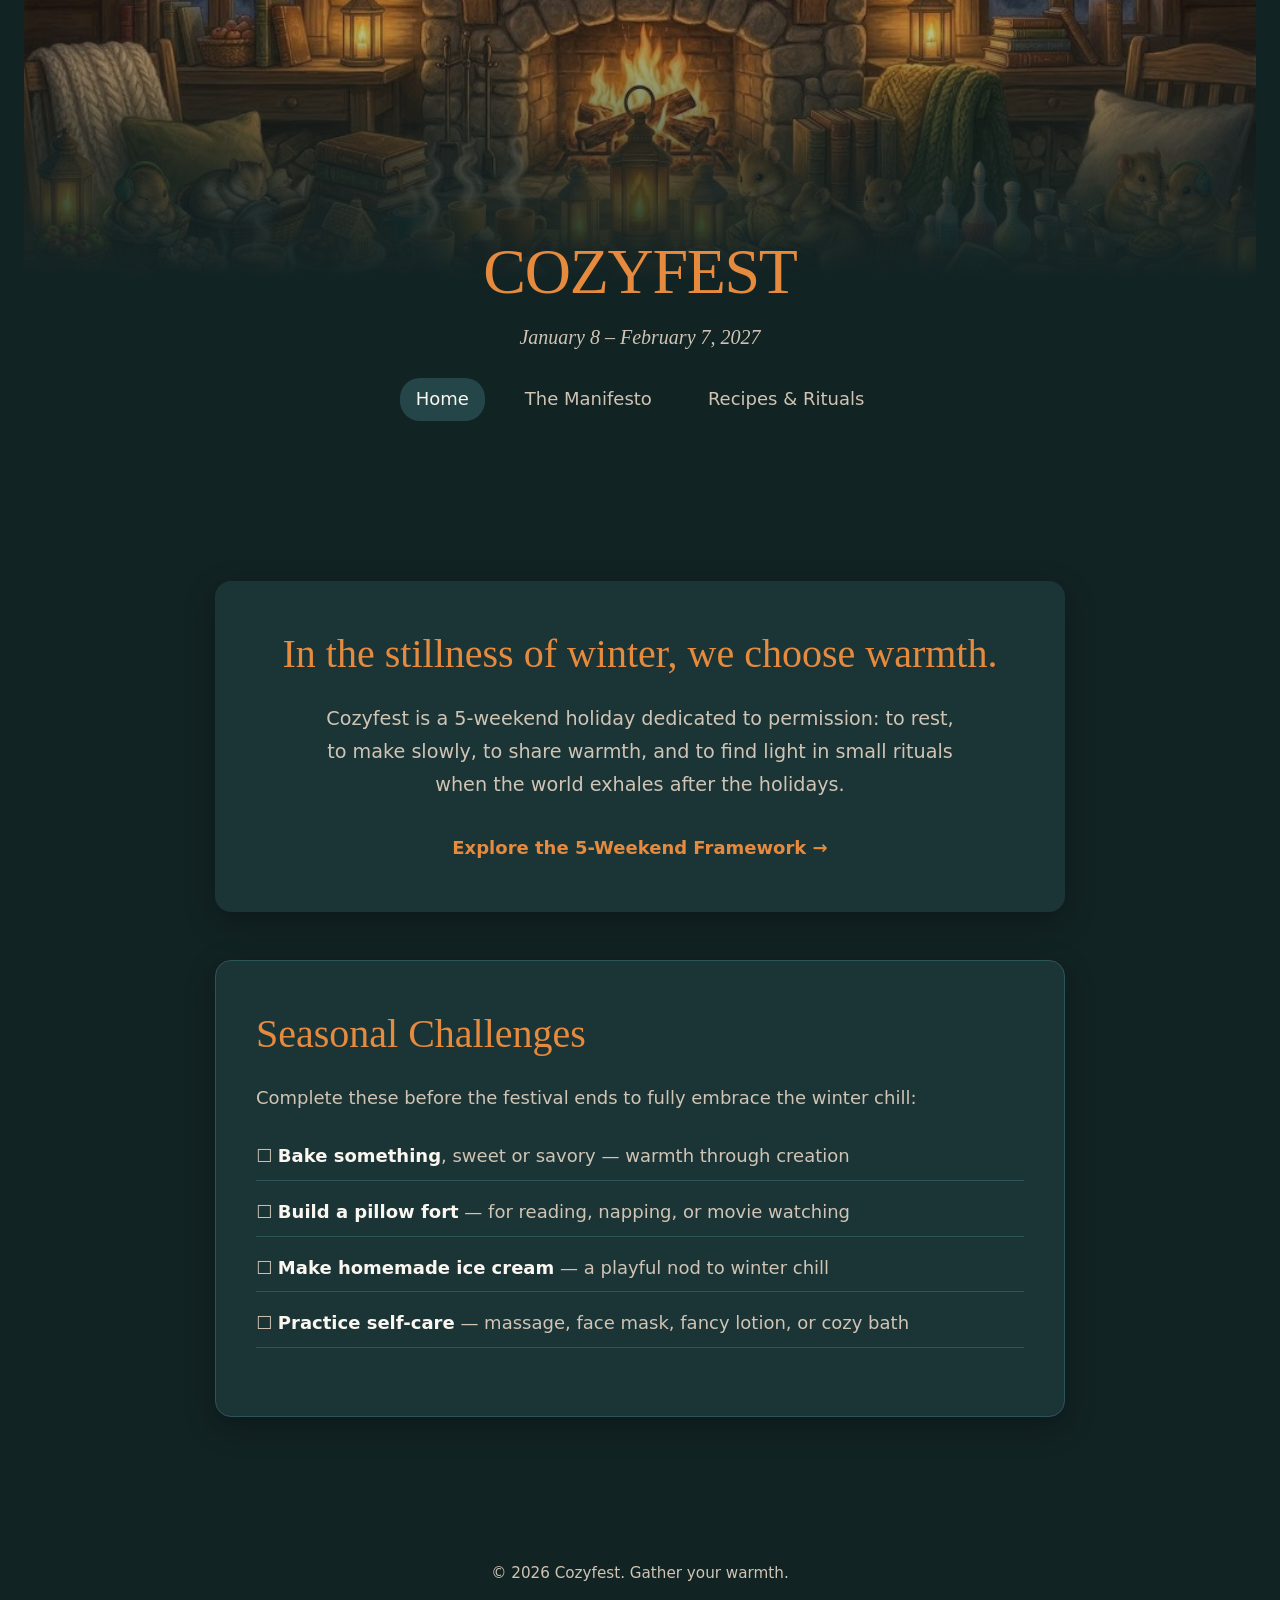
<file: index.html>
<!DOCTYPE html>
<html lang="en">
<head>
  <meta charset="UTF-8">
  <meta name="viewport" content="width=device-width, initial-scale=1.0">
  <title>Cozyfest — Warmth &amp; Light in Winter</title>
  <link rel="stylesheet" href="style.css">
</head>
<body>

 <!-- Full-Width Hero Banner Container -->
  <header class="hero-banner-container">
    <div class="hero-banner-wrapper">
      <img src="hero-image-indoor.jpg" alt="Cozyfest Banner" class="hero-banner-img">
      <div class="hero-banner-overlay"></div>
    </div>
    
    <div class="container hero-content">
      <h1>COZYFEST</h1>
      <p class="tagline">January 8 – February 7, 2027</p>
      
      <nav class="site-nav">
        <a href="index.html" class="active">Home</a>
        <a href="manifesto.html">The Manifesto</a>
        <a href="recipes.html">Recipes &amp; Rituals</a>
      </nav>
    </div>
  </header>

  <main class="container">
    <section style="text-align: center;">
      <h2>In the stillness of winter, we choose warmth.</h2>
      <p style="font-size: 1.2rem; max-width: 650px; margin: 0 auto 2rem;">
        Cozyfest is a 5-weekend holiday dedicated to permission: to rest, to make slowly, to share warmth, and to find light in small rituals when the world exhales after the holidays.
      </p>
      <a href="manifesto.html" style="color: var(--brand-primary); font-weight: 600; text-decoration: none;">Explore the 5-Weekend Framework &rarr;</a>
    </section>

    <section>
      <h2>Seasonal Challenges</h2>
      <p>Complete these before the festival ends to fully embrace the winter chill:</p>
      <ul style="list-style: none; padding: 0;">
        <li style="padding: 0.50rem 0; border-bottom: 1px solid var(--border-subtle);">☐ <strong>Bake something</strong>, sweet or savory — warmth through creation</li>
        <li style="padding: 0.50rem 0; border-bottom: 1px solid var(--border-subtle);">☐ <strong>Build a pillow fort</strong> — for reading, napping, or movie watching</li>
        <li style="padding: 0.50rem 0; border-bottom: 1px solid var(--border-subtle);">☐ <strong>Make homemade ice cream</strong> — a playful nod to winter chill</li>
        <li style="padding: 0.50rem 0; border-bottom: 1px solid var(--border-subtle);">☐ <strong>Practice self-care</strong> — massage, face mask, fancy lotion, or cozy bath</li>
      </ul>
    </section>
  </main>

  <footer>
    <p>&copy; 2026 Cozyfest. Gather your warmth.</p>
  </footer>

</body>
</html>
</file>
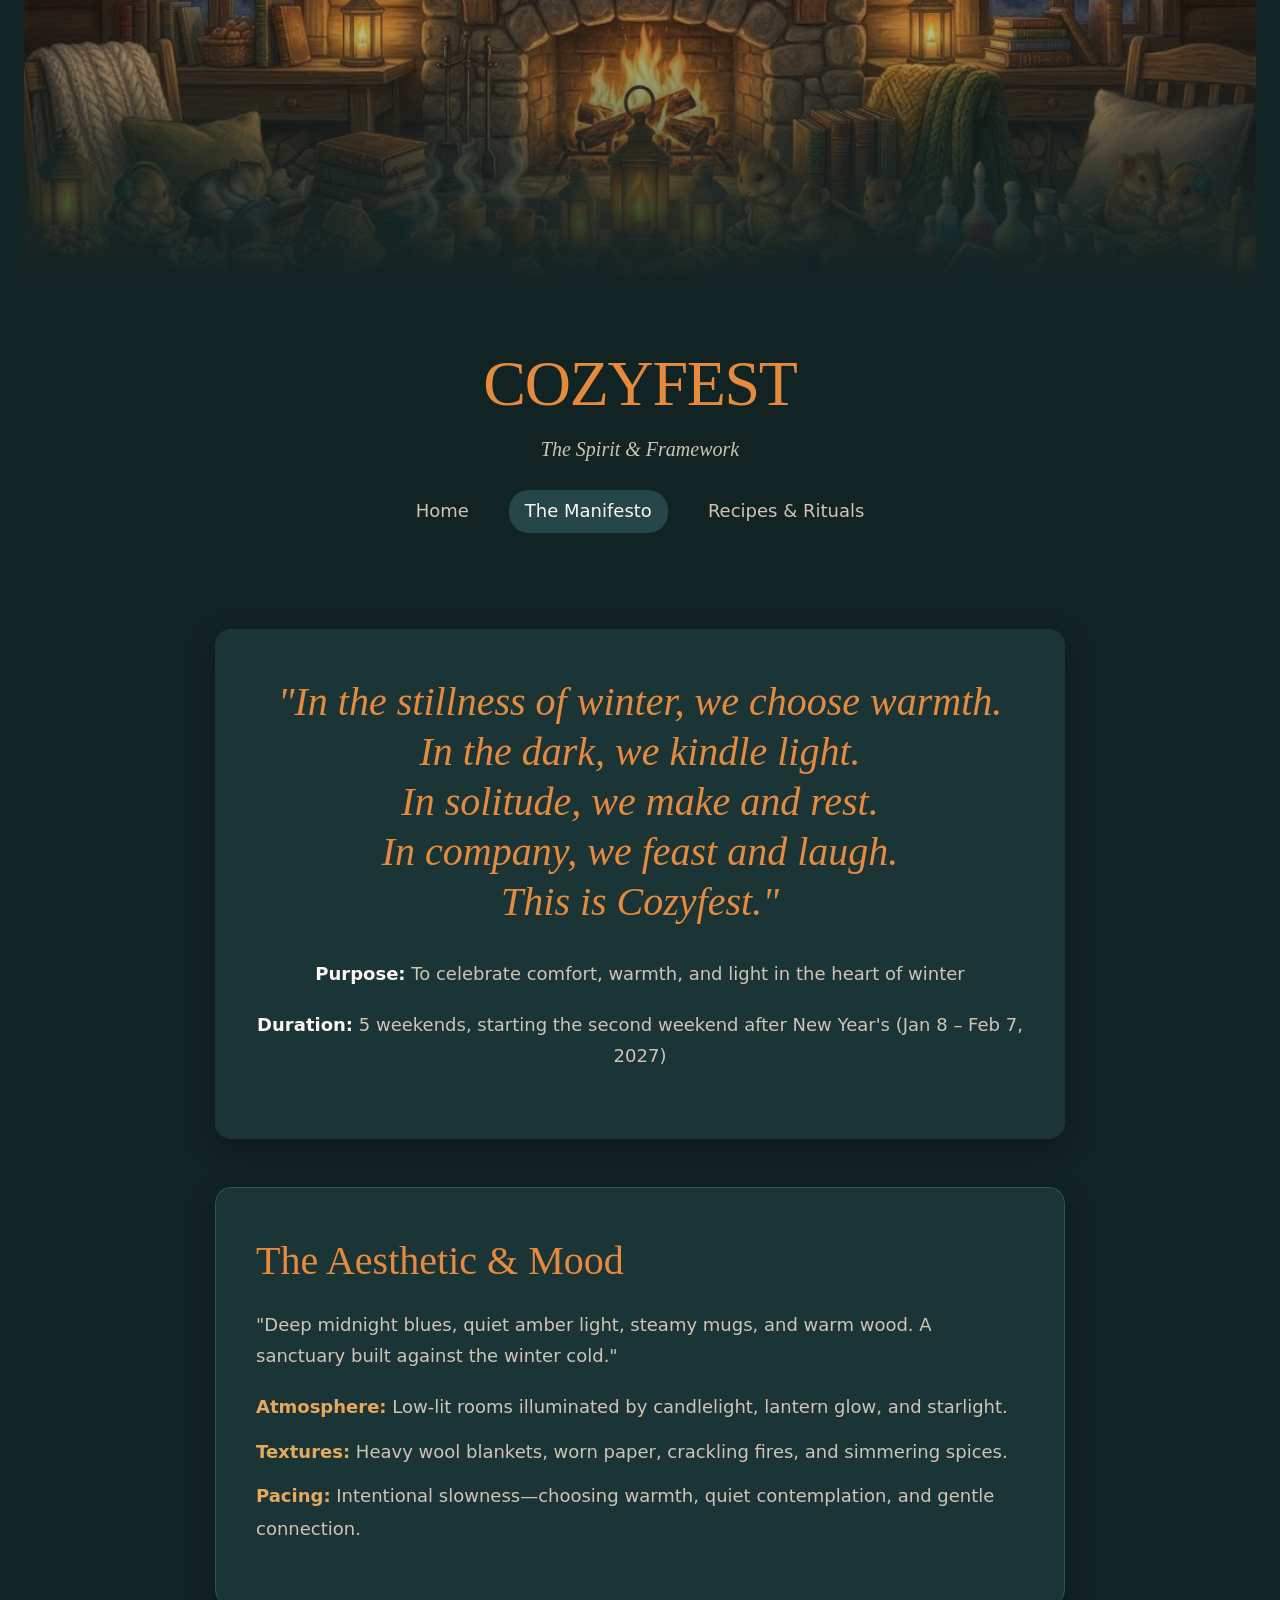
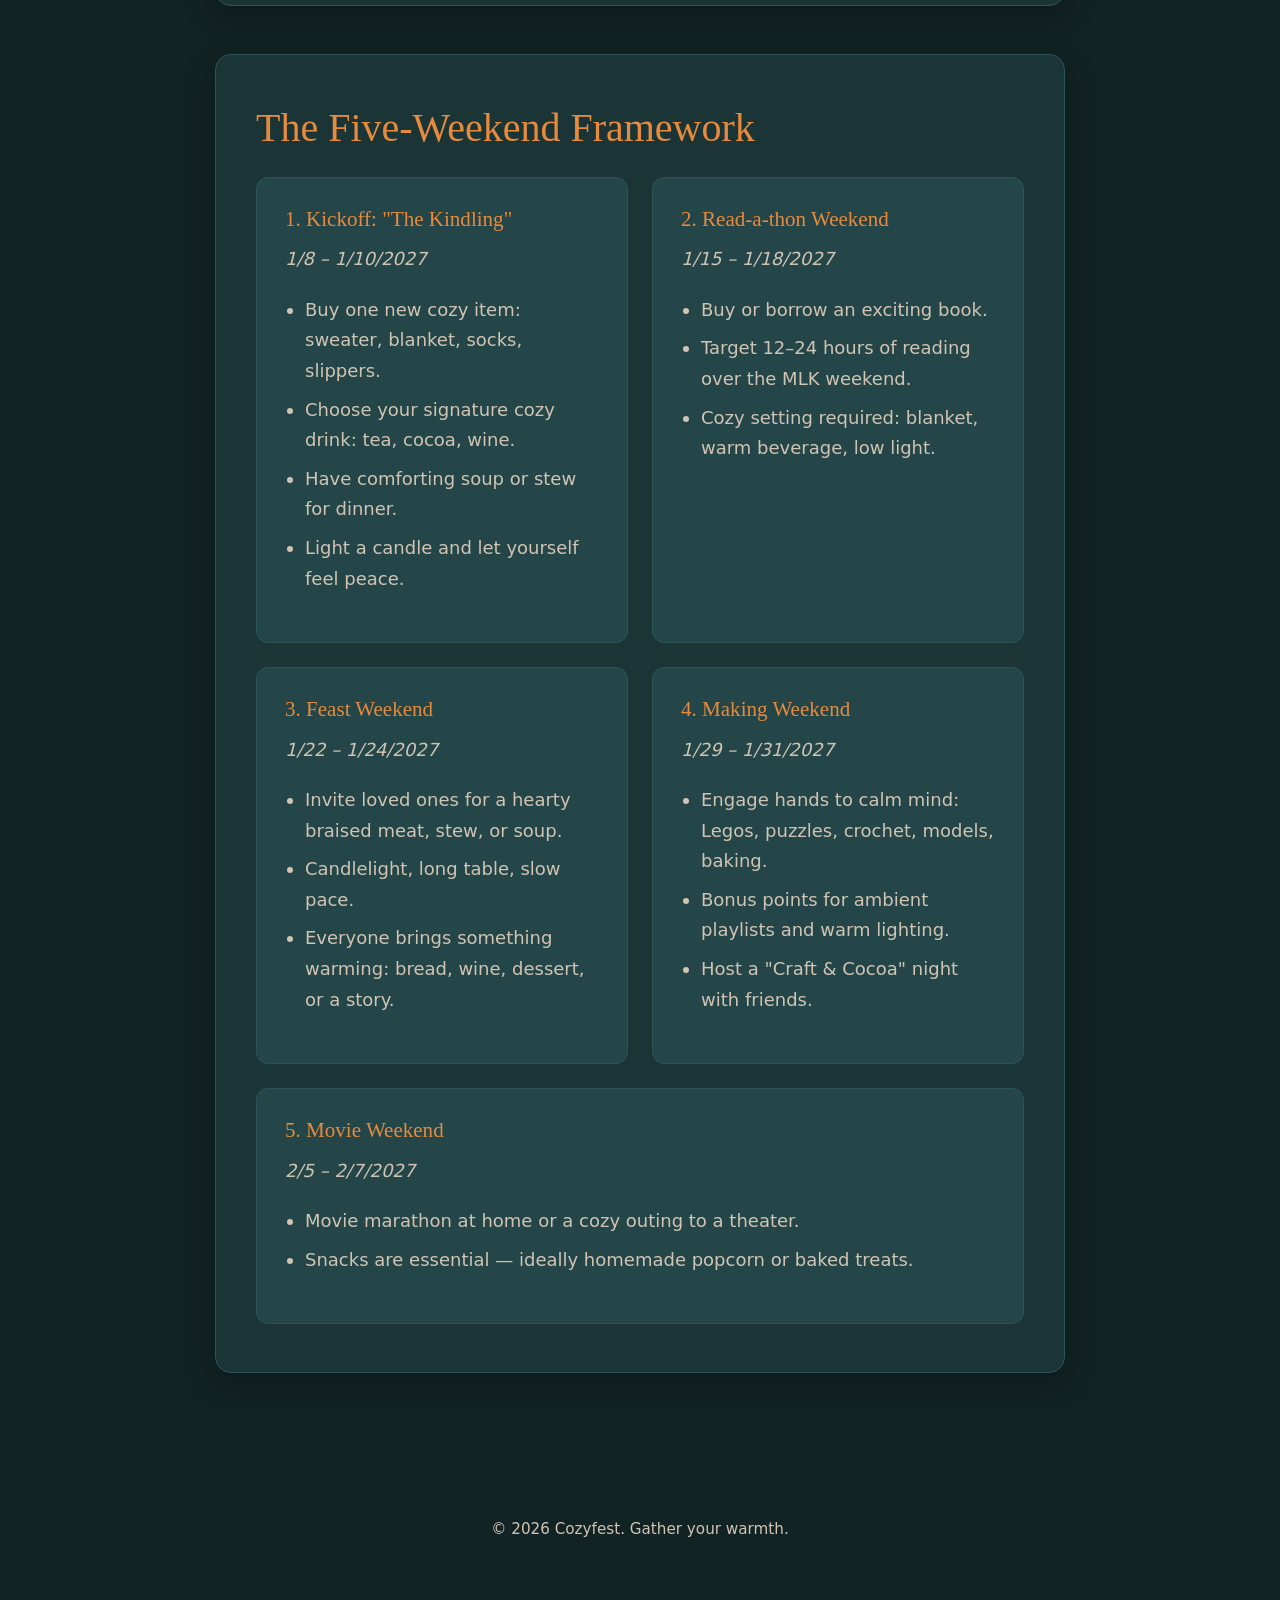
<file: manifesto.html>
<!DOCTYPE html>
<html lang="en">
<head>
  <meta charset="UTF-8">
  <meta name="viewport" content="width=device-width, initial-scale=1.0">
  <title>The Manifesto — Cozyfest</title>
  <link rel="stylesheet" href="style.css">
</head>
<body>

   <!-- Full-Width Hero Banner Container -->
  <header class="hero-banner-container">
    <div class="hero-banner-wrapper">
      <img src="hero-image-indoor.jpg" alt="Cozyfest Banner" class="hero-banner-img">
      <div class="hero-banner-overlay"></div>
    </div>
    
    <div class="container" style="padding-bottom: 0;">
      <h1>COZYFEST</h1>
      <p class="tagline">The Spirit &amp; Framework</p>
      
      <nav class="site-nav">
        <a href="index.html">Home</a>
        <a href="manifesto.html" class="active">The Manifesto</a>
        <a href="recipes.html">Recipes &amp; Rituals</a>
      </nav>
    </div>
  </header>

  <main class="container">
    <!-- Manifesto Box -->
    <section style="text-align: center; border-color: var(--brand-primary);">
      <h2 style="font-style: italic; margin-bottom: 2rem;">"In the stillness of winter, we choose warmth.<br>In the dark, we kindle light.<br>In solitude, we make and rest.<br>In company, we feast and laugh.<br>This is Cozyfest."</h2>
      <p><strong>Purpose:</strong> To celebrate comfort, warmth, and light in the heart of winter</p>
      <p><strong>Duration:</strong> 5 weekends, starting the second weekend after New Year's (Jan 8 – Feb 7, 2027)</p>
    </section>

    <!-- The Aesthetic & Mood Section -->
    <section class="aesthetic-mood">
      <h2>The Aesthetic & Mood</h2>
      <div class="mood-card">
        <p class="mood-quote">
          "Deep midnight blues, quiet amber light, steamy mugs, and warm wood. A sanctuary built against the winter cold."
        </p>
        <ul class="mood-pillars">
          <li><strong>Atmosphere:</strong> Low-lit rooms illuminated by candlelight, lantern glow, and starlight.</li>
          <li><strong>Textures:</strong> Heavy wool blankets, worn paper, crackling fires, and simmering spices.</li>
          <li><strong>Pacing:</strong> Intentional slowness—choosing warmth, quiet contemplation, and gentle connection.</li>
        </ul>
      </div>
    </section>
    
    <!-- 5 Weekends -->
    <section>
      <h2>The Five-Weekend Framework</h2>
      
      <div class="grid-2">
        <div class="card-item">
          <h3>1. Kickoff: "The Kindling"</h3>
          <p><em>1/8 – 1/10/2027</em></p>
          <ul>
            <li>Buy one new cozy item: sweater, blanket, socks, slippers.</li>
            <li>Choose your signature cozy drink: tea, cocoa, wine.</li>
            <li>Have comforting soup or stew for dinner.</li>
            <li>Light a candle and let yourself feel peace.</li>
          </ul>
        </div>

        <div class="card-item">
          <h3>2. Read-a-thon Weekend</h3>
          <p><em>1/15 – 1/18/2027</em></p>
          <ul>
            <li>Buy or borrow an exciting book.</li>
            <li>Target 12–24 hours of reading over the MLK weekend.</li>
            <li>Cozy setting required: blanket, warm beverage, low light.</li>
          </ul>
        </div>

        <div class="card-item">
          <h3>3. Feast Weekend</h3>
          <p><em>1/22 – 1/24/2027</em></p>
          <ul>
            <li>Invite loved ones for a hearty braised meat, stew, or soup.</li>
            <li>Candlelight, long table, slow pace.</li>
            <li>Everyone brings something warming: bread, wine, dessert, or a story.</li>
          </ul>
        </div>

        <div class="card-item">
          <h3>4. Making Weekend</h3>
          <p><em>1/29 – 1/31/2027</em></p>
          <ul>
            <li>Engage hands to calm mind: Legos, puzzles, crochet, models, baking.</li>
            <li>Bonus points for ambient playlists and warm lighting.</li>
            <li>Host a "Craft &amp; Cocoa" night with friends.</li>
          </ul>
        </div>
      </div>

      <div style="margin-top: 1.5rem;">
        <div class="card-item">
          <h3>5. Movie Weekend</h3>
          <p><em>2/5 – 2/7/2027</em></p>
          <ul>
            <li>Movie marathon at home or a cozy outing to a theater.</li>
            <li>Snacks are essential — ideally homemade popcorn or baked treats.</li>
          </ul>
        </div>
      </div>
    </section>
  </main>

  <footer>
    <p>&copy; 2026 Cozyfest. Gather your warmth.</p>
  </footer>

</body>
</html>
</file>
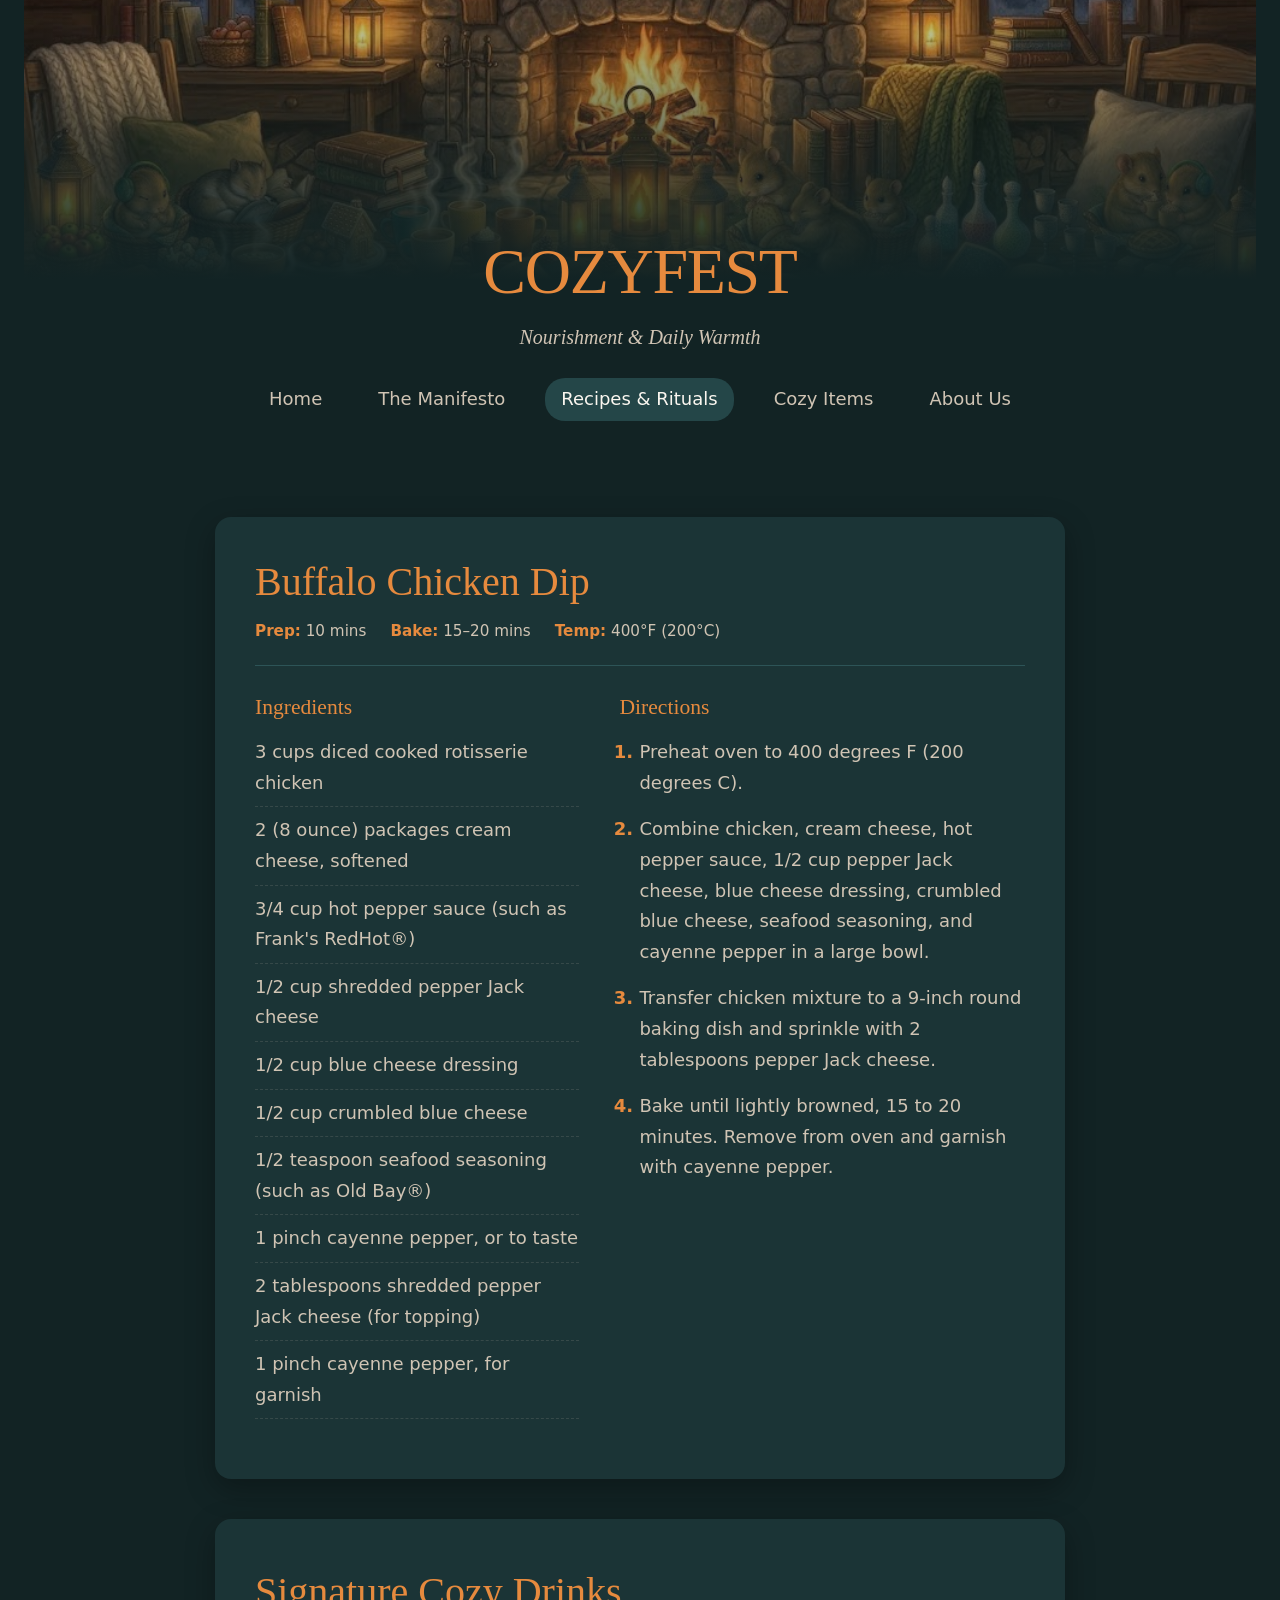
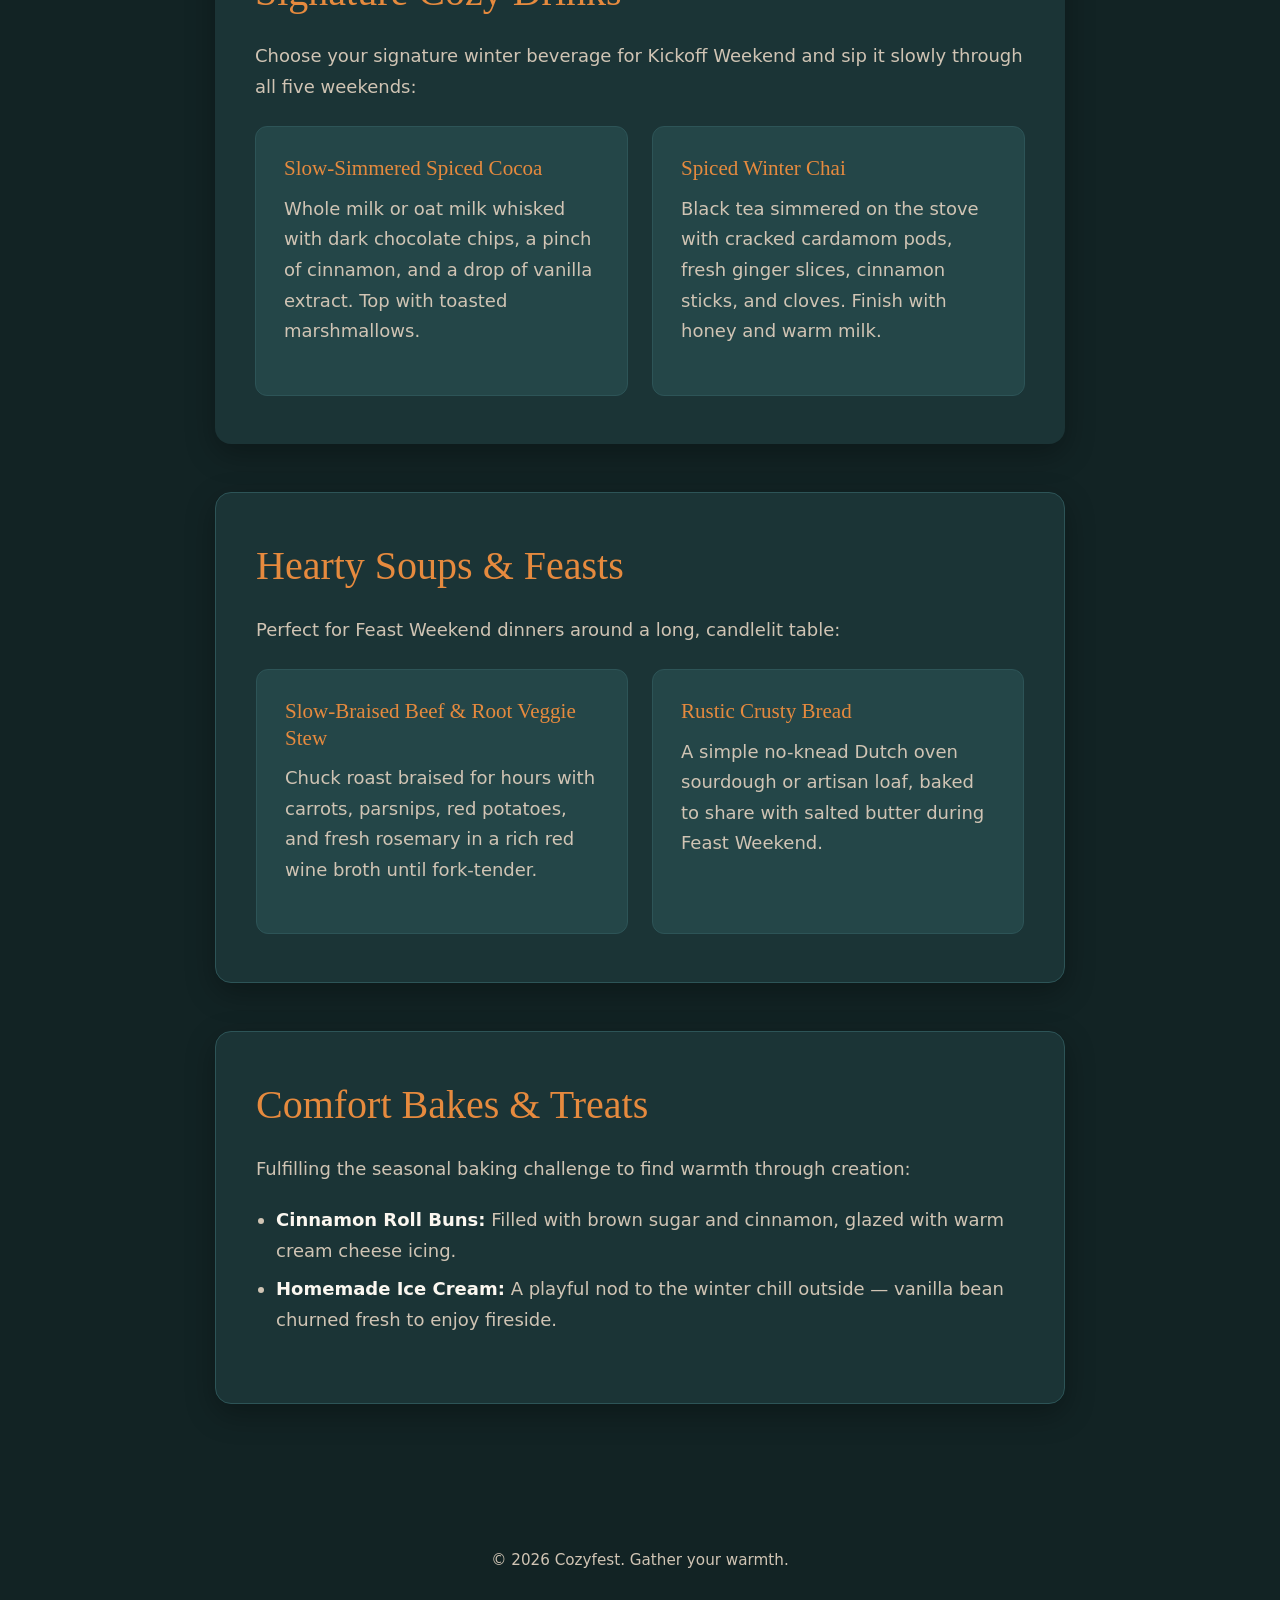
<file: recipes.html>
<!DOCTYPE html>
<html lang="en">
<head>
  <meta charset="UTF-8">
  <meta name="viewport" content="width=device-width, initial-scale=1.0">
  <title>Recipes &amp; Rituals — Cozyfest</title>
  <link rel="stylesheet" href="style.css">
</head>
<body>

  <!-- Full-Width Hero Banner Container -->
  <header class="hero-banner-container">
    <div class="hero-banner-wrapper">
      <img src="hero-image-indoor.jpg" alt="Cozyfest Banner" class="hero-banner-img">
      <div class="hero-banner-overlay"></div>
    </div>
    
    <div class="hero-content">
      <h1>COZYFEST</h1>
      <p class="tagline">Nourishment &amp; Daily Warmth</p>
      
      <nav class="site-nav">
        <a href="index.html">Home</a>
        <a href="manifesto.html">The Manifesto</a>
        <a href="recipes.html" class="active">Recipes &amp; Rituals</a>
        <a href="cozy-items.html">Cozy Items</a>
        <a href="about.html">About Us</a>
      </nav>
    </div>
  </header>

  <main class="container">
    <!-- Featured Recipe Card: Buffalo Chicken Dip -->
    <article class="recipe-card">
      <div class="recipe-header">
        <h2>Buffalo Chicken Dip</h2>
        <div class="recipe-meta">
          <span><strong>Prep:</strong> 10 mins</span>
          <span><strong>Bake:</strong> 15–20 mins</span>
          <span><strong>Temp:</strong> 400°F (200°C)</span>
        </div>
      </div>

      <div class="recipe-body">
        <div class="recipe-ingredients">
          <h3>Ingredients</h3>
          <ul>
            <li>3 cups diced cooked rotisserie chicken</li>
            <li>2 (8 ounce) packages cream cheese, softened</li>
            <li>3/4 cup hot pepper sauce (such as Frank's RedHot&reg;)</li>
            <li>1/2 cup shredded pepper Jack cheese</li>
            <li>1/2 cup blue cheese dressing</li>
            <li>1/2 cup crumbled blue cheese</li>
            <li>1/2 teaspoon seafood seasoning (such as Old Bay&reg;)</li>
            <li>1 pinch cayenne pepper, or to taste</li>
            <li>2 tablespoons shredded pepper Jack cheese (for topping)</li>
            <li>1 pinch cayenne pepper, for garnish</li>
          </ul>
        </div>

        <div class="recipe-directions">
          <h3>Directions</h3>
          <ol>
            <li>Preheat oven to 400 degrees F (200 degrees C).</li>
            <li>Combine chicken, cream cheese, hot pepper sauce, 1/2 cup pepper Jack cheese, blue cheese dressing, crumbled blue cheese, seafood seasoning, and cayenne pepper in a large bowl.</li>
            <li>Transfer chicken mixture to a 9-inch round baking dish and sprinkle with 2 tablespoons pepper Jack cheese.</li>
            <li>Bake until lightly browned, 15 to 20 minutes. Remove from oven and garnish with cayenne pepper.</li>
          </ol>
        </div>
      </div>
    </article>

    <section>
      <h2>Signature Cozy Drinks</h2>
      <p>Choose your signature winter beverage for Kickoff Weekend and sip it slowly through all five weekends:</p>
      
      <div class="grid-2">
        <div class="card-item">
          <h3>Slow-Simmered Spiced Cocoa</h3>
          <p>Whole milk or oat milk whisked with dark chocolate chips, a pinch of cinnamon, and a drop of vanilla extract. Top with toasted marshmallows.</p>
        </div>
        <div class="card-item">
          <h3>Spiced Winter Chai</h3>
          <p>Black tea simmered on the stove with cracked cardamom pods, fresh ginger slices, cinnamon sticks, and cloves. Finish with honey and warm milk.</p>
        </div>
      </div>
    </section>

    <section>
      <h2>Hearty Soups &amp; Feasts</h2>
      <p>Perfect for Feast Weekend dinners around a long, candlelit table:</p>
      
      <div class="grid-2">
        <div class="card-item">
          <h3>Slow-Braised Beef &amp; Root Veggie Stew</h3>
          <p>Chuck roast braised for hours with carrots, parsnips, red potatoes, and fresh rosemary in a rich red wine broth until fork-tender.</p>
        </div>
        <div class="card-item">
          <h3>Rustic Crusty Bread</h3>
          <p>A simple no-knead Dutch oven sourdough or artisan loaf, baked to share with salted butter during Feast Weekend.</p>
        </div>
      </div>
    </section>

    <section>
      <h2>Comfort Bakes &amp; Treats</h2>
      <p>Fulfilling the seasonal baking challenge to find warmth through creation:</p>
      <ul>
        <li><strong>Cinnamon Roll Buns:</strong> Filled with brown sugar and cinnamon, glazed with warm cream cheese icing.</li>
        <li><strong>Homemade Ice Cream:</strong> A playful nod to the winter chill outside — vanilla bean churned fresh to enjoy fireside.</li>
      </ul>
    </section>
  </main>

  <footer>
    <p>&copy; 2026 Cozyfest. Gather your warmth.</p>
  </footer>

</body>
</html>
</file>
<file: style.css>
/* ==========================================================================
   1. Dark & Cozy Design Tokens
   ========================================================================== */
:root {
  /* Rich Dark Palette from Manifesto & Logo */
  --bg-primary: #122324;       /* Deep midnight teal background */
  --bg-card: #1b3436;          /* Slightly lighter teal for content cards */
  --bg-accent: #244648;        /* Muted teal accent for elements */
  --text-main: #fbf7f0;        /* Soft warm cream for main text */
  --text-muted: #d0c4b4;       /* Muted warm grey-gold for secondary text */
  --brand-primary: #e68a3e;    /* Warm amber / lantern orange */
  --brand-hover: #f09f53;      /* Lighter amber on hover */
  --border-subtle: #2d5457;    /* Deep teal border */

  /* Typography */
  --font-heading: 'Georgia', 'Times New Roman', serif;
  --font-body: system-ui, -apple-system, BlinkMacSystemFont, 'Segoe UI', Roboto, sans-serif;

  /* Layout Spacing & Structure */
  --container-width: 850px;
  --radius-card: 16px;
  --radius-button: 30px;
  --shadow-soft: 0 10px 30px rgba(0, 0, 0, 0.3);
  --transition-smooth: all 0.3s ease-in-out;
}

/* ==========================================================================
   2. Base & Typography Rules
   ========================================================================== */
* {
  box-sizing: border-box;
  margin: 0;
  padding: 0;
}

html {
  scroll-behavior: smooth;
}

body {
  background-color: var(--bg-primary);
  color: var(--text-main);
  font-family: var(--font-body);
  font-size: 1.125rem;
  line-height: 1.7;
  padding: 0 1.5rem;
  min-height: 100vh;
}

h1, h2, h3 {
  font-family: var(--font-heading);
  font-weight: 400;
  color: var(--text-main);
  line-height: 1.25;
}

h1 {
  font-size: clamp(2.5rem, 5vw, 4rem);
  letter-spacing: -0.02em;
  color: var(--brand-primary);
}

h2 {
  font-size: clamp(1.75rem, 3.5vw, 2.5rem);
  margin-bottom: 1.5rem;
  color: var(--brand-primary);
}

p {
  margin-bottom: 1.25rem;
  color: var(--text-muted);
}

strong {
  color: var(--text-main);
}

/* Navigation */
.site-nav {
  display: flex;
  justify-content: center;
  gap: 1.5rem;
  margin-top: 1.5rem;
}

.site-nav a {
  color: var(--text-muted);
  text-decoration: none;
  font-weight: 500;
  padding: 0.4rem 1rem;
  border-radius: 20px;
  transition: var(--transition-smooth);
}

.site-nav a:hover,
.site-nav a.active {
  color: var(--text-main);
  background-color: var(--bg-accent);
}

/* Layout */
.container {
  max-width: var(--container-width);
  margin: 0 auto;
  padding: 4rem 0;
}

header {
  text-align: center;
  padding: 4rem 1rem 2rem;
}

.tagline {
  font-family: var(--font-heading);
  font-style: italic;
  font-size: 1.25rem;
  color: var(--text-muted);
  margin-top: 0.5rem;
}

section {
  background: var(--bg-card);
  border: 1px solid var(--border-subtle);
  border-radius: var(--radius-card);
  padding: 3rem 2.5rem;
  margin-bottom: 3rem;
  box-shadow: var(--shadow-soft);
}

/* Grids & Lists */
.grid-2 {
  display: grid;
  grid-template-columns: repeat(auto-fit, minmax(280px, 1fr));
  gap: 1.5rem;
  margin-top: 1.5rem;
}

.card-item {
  background: var(--bg-accent);
  padding: 1.75rem;
  border-radius: calc(var(--radius-card) - 4px);
  border: 1px solid var(--border-subtle);
}

.card-item h3 {
  color: var(--brand-primary);
  margin-bottom: 0.75rem;
}

ul {
  padding-left: 1.25rem;
  margin-bottom: 1.25rem;
}

li {
  margin-bottom: 0.5rem;
  color: var(--text-muted);
}

/* Footer */
footer {
  text-align: center;
  padding: 2rem 0 4rem;
  color: var(--text-muted);
  font-size: 0.95rem;
}

/* ==========================================================================
   Full-Width Hero Banner Styles
   ========================================================================== */
.hero-banner-container {
  position: relative;
  width: 100%;
  padding: 0 !important;
  margin-bottom: 2rem;
  overflow: hidden;
}

.hero-banner-wrapper {
  position: relative;
  width: 100%;
  height: 280px; /* Adjust banner height as desired */
  overflow: hidden;
}

.hero-banner-img {
  width: 100%;
  height: 100%;
  object-fit: cover;
  object-position: center 30%; /* Focuses on the cozy scene */
  display: block;
}

/* Soft gradient overlay blending image into dark theme */
.hero-banner-overlay {
  position: absolute;
  top: 0;
  left: 0;
  width: 100%;
  height: 100%;
  background: linear-gradient(
    to bottom,
    rgba(18, 35, 36, 0.2) 0%,
    rgba(18, 35, 36, 0.85) 80%,
    var(--bg-primary) 100%
  );
}

.hero-content {
  position: relative;
  z-index: 2;
  margin-top: -3rem; /* Brings text slightly over the subtle gradient */
  padding-top: 0 !important;
}

/* Mobile height adjustment */
@media (max-width: 600px) {
  .hero-banner-wrapper {
    height: 180px;
  }
}

  /* Fixed List Alignment (No Bullets) */
.mood-pillars {
  list-style-type: none; /* Removes the bullet points */
  display: inline-block;
  text-align: left;
  padding-left: 0; /* Removes left margin where bullets sat */
  margin: 0 auto;
  line-height: 1.8;
}

.mood-pillars li {
  margin-bottom: 0.75rem;
}

.mood-pillars strong {
  color: #e5a95d;
}

/* Remove border from top quote card */
.hero-card,
.manifesto-hero,
section:first-of-type {
  border: none !important;
}

/* ==========================================================================
   Recipe Card Styles
   ========================================================================== */
.recipe-card {
  background: var(--bg-card);
  border-radius: var(--radius-card);
  padding: 2.5rem;
  margin-bottom: 2.5rem;
  box-shadow: var(--shadow-soft);
}

.recipe-header {
  border-bottom: 1px solid var(--border-subtle);
  padding-bottom: 1.25rem;
  margin-bottom: 1.75rem;
}

.recipe-header h2 {
  margin-bottom: 0.75rem;
}

.recipe-meta {
  display: flex;
  flex-wrap: wrap;
  gap: 1.5rem;
  font-size: 0.95rem;
  color: var(--text-muted);
}

.recipe-meta strong {
  color: var(--brand-primary);
}

.recipe-body {
  display: grid;
  grid-template-columns: 1fr 1.25fr;
  gap: 2.5rem;
}

.recipe-ingredients h3,
.recipe-directions h3 {
  color: var(--brand-primary);
  margin-bottom: 1rem;
  font-size: 1.35rem;
}

.recipe-ingredients ul {
  list-style-type: none;
  padding-left: 0;
}

.recipe-ingredients li {
  padding-bottom: 0.5rem;
  border-bottom: 1px dashed rgba(208, 196, 180, 0.15);
}

.recipe-directions ol {
  padding-left: 1.25rem;
}

.recipe-directions li {
  margin-bottom: 1rem;
  line-height: 1.7;
}

.recipe-directions li::marker {
  color: var(--brand-primary);
  font-weight: bold;
}

@media (max-width: 700px) {
  .recipe-body {
    grid-template-columns: 1fr;
    gap: 1.5rem;
  }
}
</file>
